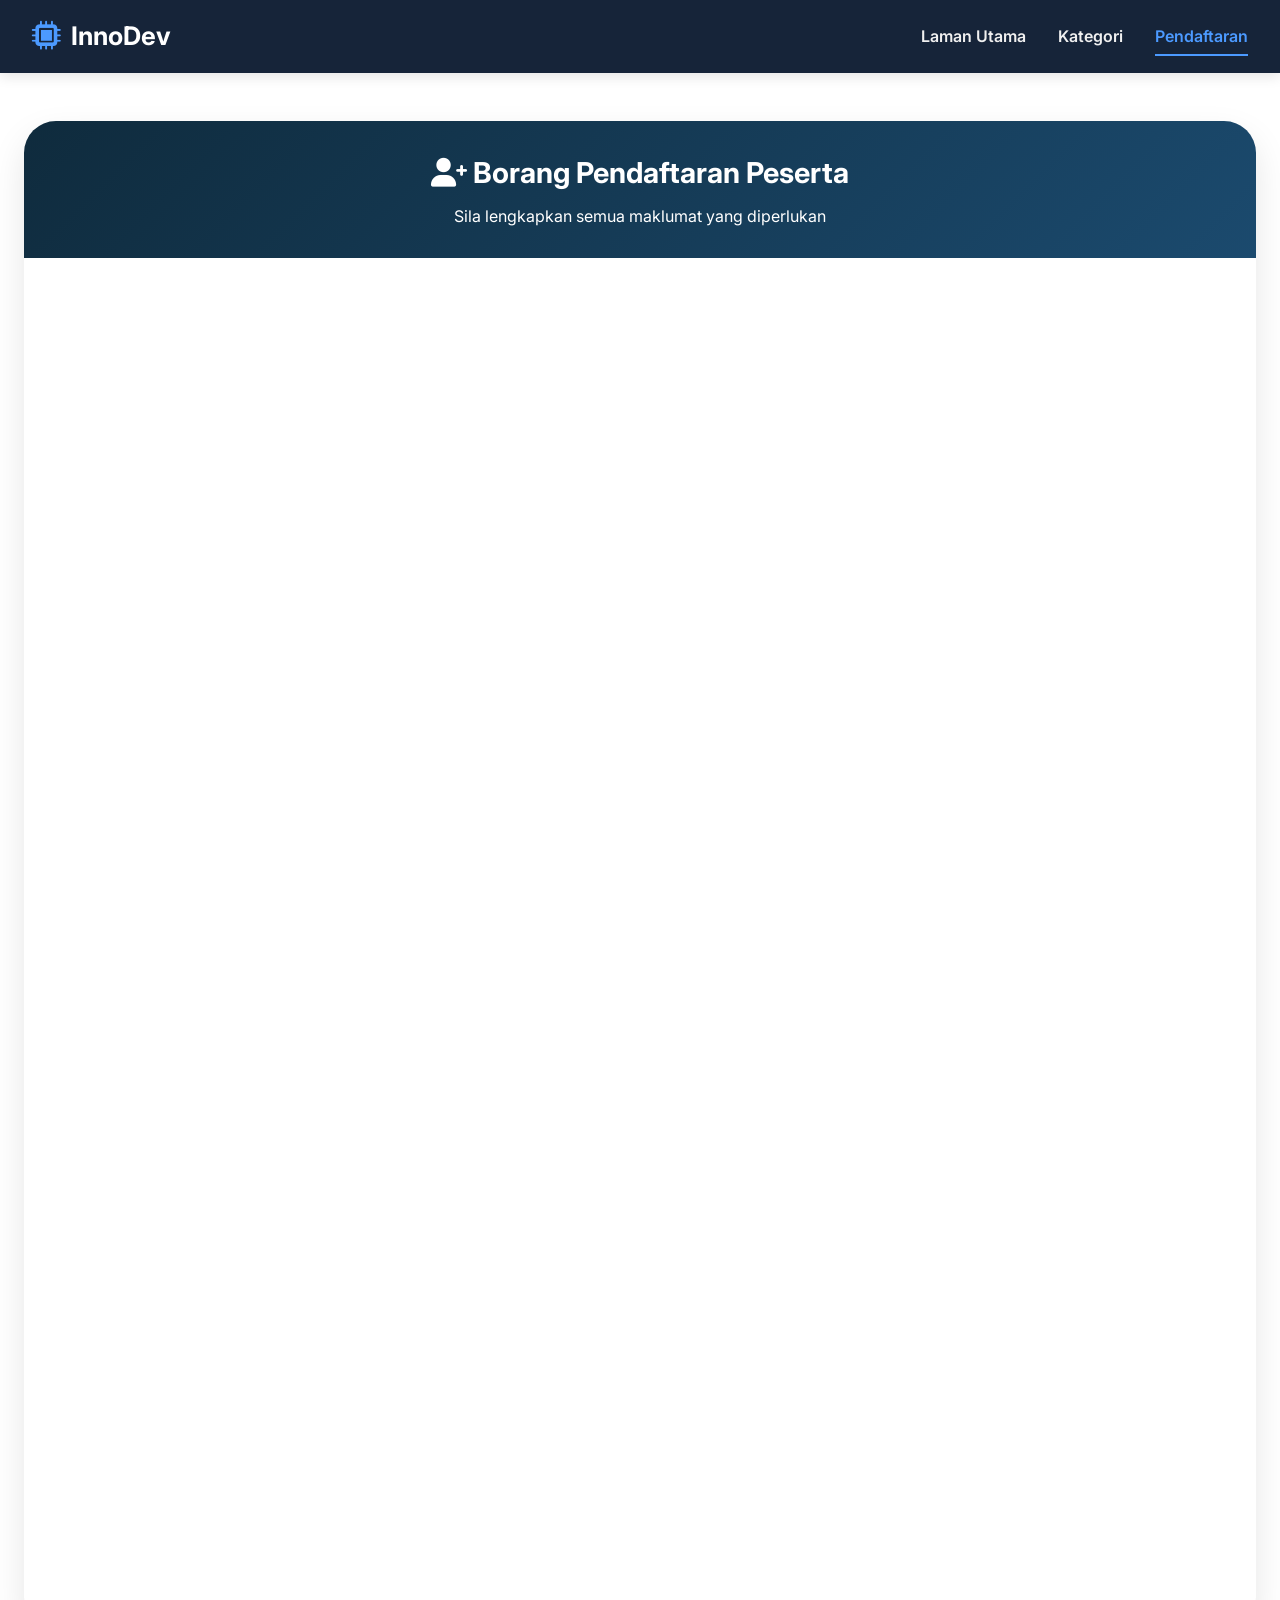
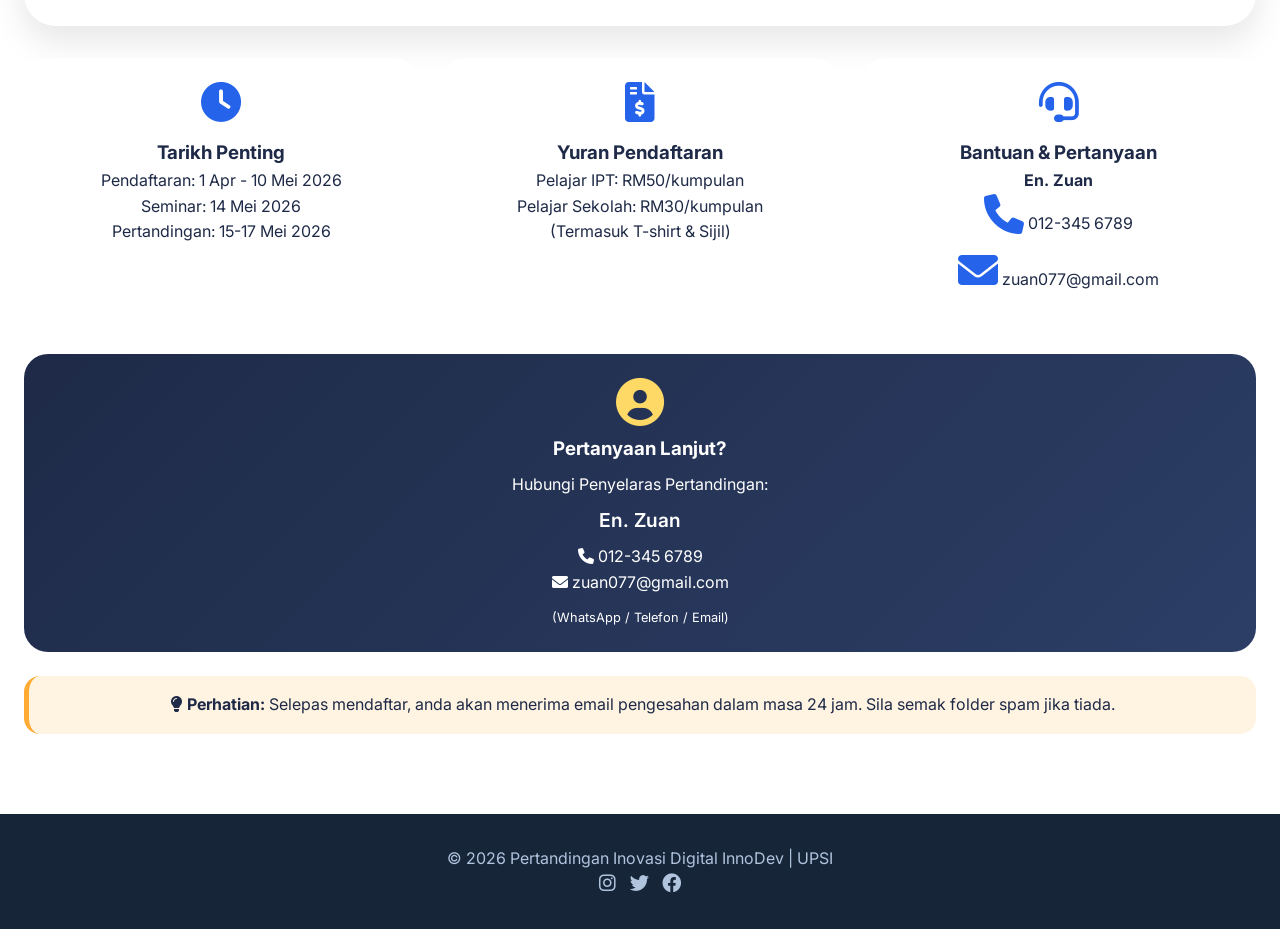
<file: daftar.html>
<!DOCTYPE html>
<html lang="ms">
<head>
    <meta charset="UTF-8">
    <meta name="viewport" content="width=device-width, initial-scale=1.0">
    <title>Pendaftaran | InnoDev 2026</title>
    <link rel="stylesheet" href="style.css">
    <link href="https://fonts.googleapis.com/css2?family=Inter:wght@300;400;600;700&display=swap" rel="stylesheet">
    <link rel="stylesheet" href="https://cdnjs.cloudflare.com/ajax/libs/font-awesome/6.0.0-beta3/css/all.min.css">
</head>
<body>

    <nav class="navbar">
        <div class="nav-container">
            <div class="logo">
                <i class="fas fa-microchip"></i>
                <span>InnoDev</span>
            </div>
            <ul class="nav-links">
                <li><a href="index.html">Laman Utama</a></li>
                <li><a href="kategori.html">Kategori</a></li>
                <li><a href="daftar.html" class="active">Pendaftaran</a></li>
            </ul>
            <div class="hamburger">
                <span></span>
                <span></span>
                <span></span>
            </div>
        </div>
    </nav>

    <main>
        <section class="daftar-section">
            <div class="container">
                <div class="form-container">
                    <div class="form-header">
                        <h2><i class="fas fa-user-plus"></i> Borang Pendaftaran Peserta</h2>
                        <p>Sila lengkapkan semua maklumat yang diperlukan</p>
                    </div>
                    <div class="form-embed-wrapper">
                        <iframe class="google-form-iframe" 
                            src="https://docs.google.com/forms/d/e/1FAIpQLScdlkq4_iUeVs3uIC7TVuunOfCUPGfjQRU1evwpNEHklO0zPQ/viewform?embedded=true" 
                            width="100%" 
                            height="1320" 
                            frameborder="0" 
                            marginheight="0" 
                            marginwidth="0">
                            Loading…
                        </iframe>
                    </div>
                </div>

                <div class="daftar-grafik">
                    <div class="daftar-info-card">
                        <i class="fas fa-clock"></i>
                        <h3>Tarikh Penting</h3>
                        <p>Pendaftaran: 1 Apr - 10 Mei 2026<br>Seminar: 14 Mei 2026<br>Pertandingan: 15-17 Mei 2026</p>
                    </div>
                    <div class="daftar-info-card">
                        <i class="fas fa-file-invoice-dollar"></i>
                        <h3>Yuran Pendaftaran</h3>
                        <p>Pelajar IPT: RM50/kumpulan<br>Pelajar Sekolah: RM30/kumpulan<br>(Termasuk T-shirt & Sijil)</p>
                    </div>
                    <div class="daftar-info-card">
                        <i class="fas fa-headset"></i>
                        <h3>Bantuan & Pertanyaan</h3>
                        <p><strong>En. Zuan</strong><br>
                        <i class="fas fa-phone"></i> 012-345 6789<br>
                        <i class="fas fa-envelope"></i> zuan077@gmail.com</p>
                    </div>
                </div>

                <!-- Contact Info En. Zuan - Additional Card -->
                <div class="contact-card" style="background: linear-gradient(135deg, #1e2a47, #2c3e66); border-radius: 24px; padding: 1.5rem; margin-top: 1.5rem; text-align: center; color: white;">
                    <i class="fas fa-user-circle" style="font-size: 3rem; color: #ffd966; margin-bottom: 0.5rem;"></i>
                    <h3 style="margin-bottom: 0.5rem;">Pertanyaan Lanjut?</h3>
                    <p>Hubungi Penyelaras Pertandingan:</p>
                    <p style="font-size: 1.2rem; font-weight: 600; margin: 0.5rem 0;">En. Zuan</p>
                    <p><i class="fas fa-phone"></i> 012-345 6789</p>
                    <p><i class="fas fa-envelope"></i> zuan077@gmail.com</p>
                    <p style="font-size: 0.8rem; margin-top: 0.8rem;">(WhatsApp / Telefon / Email)</p>
                </div>

                <div class="daftar-note" style="background: rgba(255, 243, 224, 0.95); border-left: 5px solid #ffaa33; border-radius: 16px; padding: 1rem; margin-top: 1.5rem; text-align: center;">
                    <i class="fas fa-lightbulb"></i> <strong>Perhatian:</strong> Selepas mendaftar, anda akan menerima email pengesahan dalam masa 24 jam. Sila semak folder spam jika tiada.
                </div>
            </div>
        </section>
    </main>

    <footer class="footer">
        <div class="container">
            <p>&copy; 2026 Pertandingan Inovasi Digital InnoDev | UPSI</p>
            <p><i class="fab fa-instagram"></i> <i class="fab fa-twitter"></i> <i class="fab fa-facebook"></i></p>
        </div>
    </footer>

    <script src="script.js"></script>
</body>
</html>
</file>
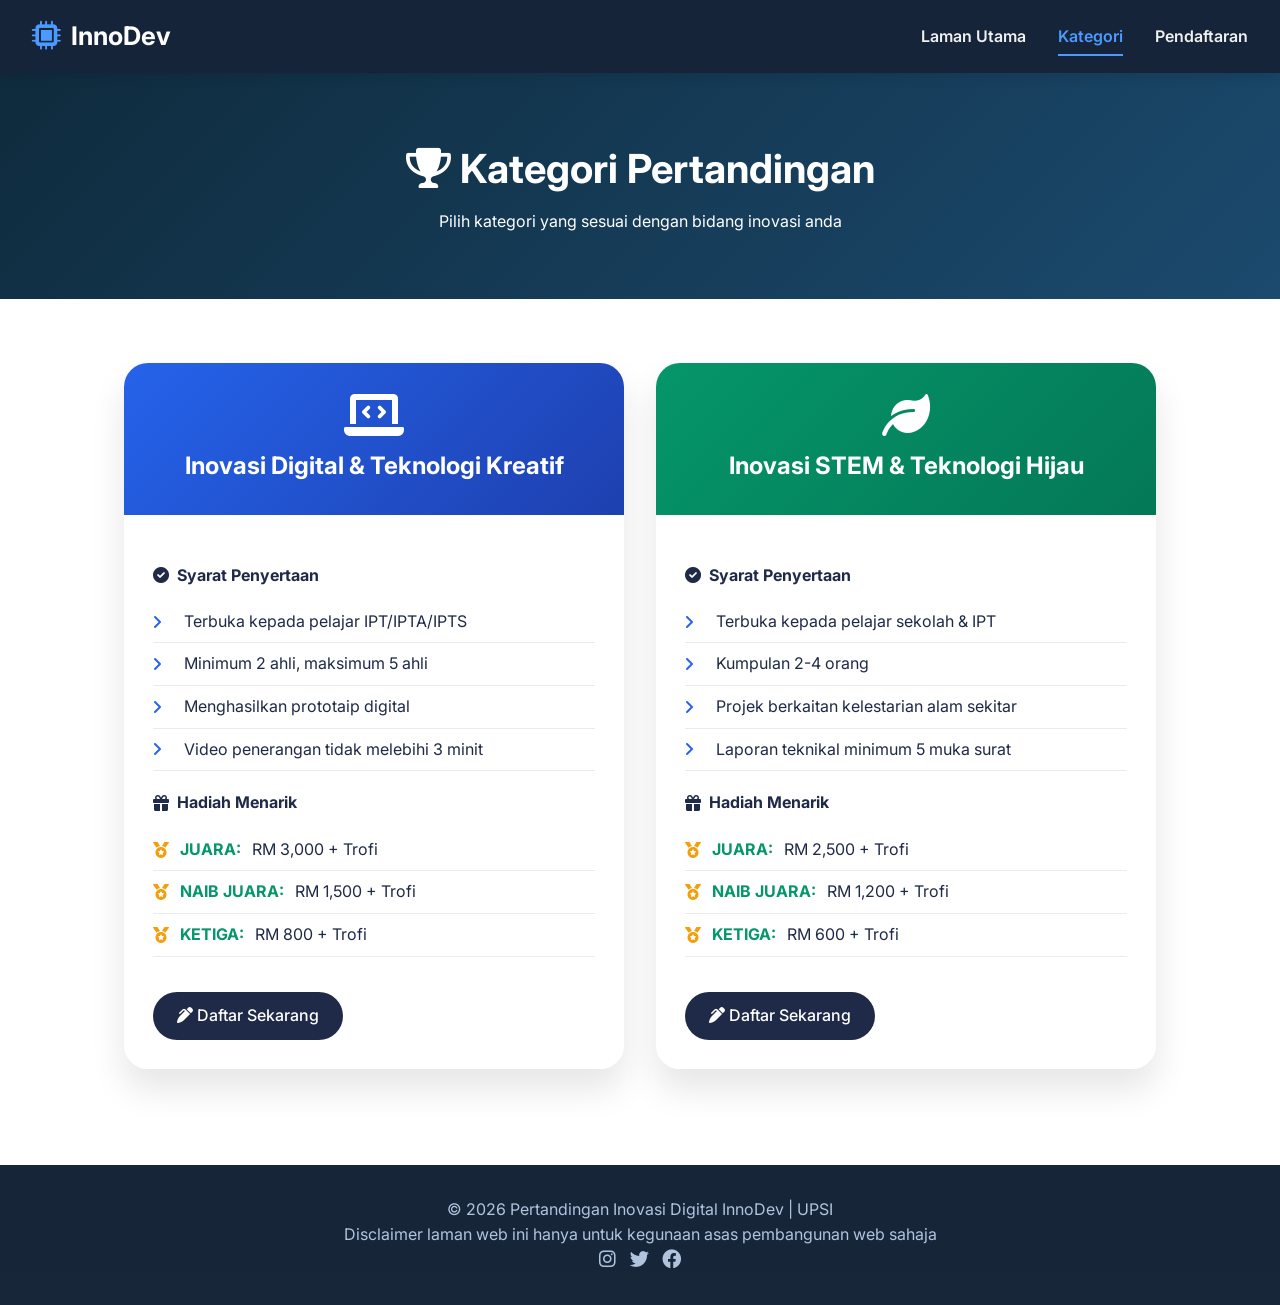
<file: kategori.html>
<!DOCTYPE html>
<html lang="ms">
<head>
    <meta charset="UTF-8">
    <meta name="viewport" content="width=device-width, initial-scale=1.0">
    <title>Kategori | InnoDev 2026</title>
    <link rel="stylesheet" href="style.css">
    <link href="https://fonts.googleapis.com/css2?family=Inter:wght@300;400;600;700&display=swap" rel="stylesheet">
    <link rel="stylesheet" href="https://cdnjs.cloudflare.com/ajax/libs/font-awesome/6.0.0-beta3/css/all.min.css">
</head>
<body>

    <nav class="navbar">
        <div class="nav-container">
            <div class="logo">
                <i class="fas fa-microchip"></i>
                <span>InnoDev</span>
            </div>
            <ul class="nav-links">
                <li><a href="index.html">Laman Utama</a></li>
                <li><a href="kategori.html" class="active">Kategori</a></li>
                <li><a href="daftar.html">Pendaftaran</a></li>
            </ul>
            <div class="hamburger">
                <span></span>
                <span></span>
                <span></span>
            </div>
        </div>
    </nav>

    <main>
        <section class="page-header">
            <div class="container">
                <h1><i class="fas fa-trophy"></i> Kategori Pertandingan</h1>
                <p>Pilih kategori yang sesuai dengan bidang inovasi anda</p>
            </div>
        </section>

        <section class="kategori-grid">
            <div class="grid-container">
                <div class="kategori-card">
                    <div class="card-header">
                        <i class="fas fa-laptop-code"></i>
                        <h2>Inovasi Digital & Teknologi Kreatif</h2>
                    </div>
                    <div class="card-body">
                        <div class="syarat-list">
                            <h4><i class="fas fa-check-circle"></i> Syarat Penyertaan</h4>
                            <ul>
                                <li><i class="fas fa-angle-right"></i> Terbuka kepada pelajar IPT/IPTA/IPTS</li>
                                <li><i class="fas fa-angle-right"></i> Minimum 2 ahli, maksimum 5 ahli</li>
                                <li><i class="fas fa-angle-right"></i> Menghasilkan prototaip digital</li>
                                <li><i class="fas fa-angle-right"></i> Video penerangan tidak melebihi 3 minit</li>
                            </ul>
                        </div>
                        <div class="hadiah-list">
                            <h4><i class="fas fa-gift"></i> Hadiah Menarik</h4>
                            <ul>
                                <li><i class="fas fa-medal"></i> <span class="hadiah-highlight">JUARA:</span> RM 3,000 + Trofi</li>
                                <li><i class="fas fa-medal"></i> <span class="hadiah-highlight">NAIB JUARA:</span> RM 1,500 + Trofi</li>
                                <li><i class="fas fa-medal"></i> <span class="hadiah-highlight">KETIGA:</span> RM 800 + Trofi</li>
                            </ul>
                        </div>
                        <a href="daftar.html" class="btn-kategori"><i class="fas fa-pen-alt"></i> Daftar Sekarang</a>
                    </div>
                </div>

                <div class="kategori-card">
                    <div class="card-header">
                        <i class="fas fa-leaf"></i>
                        <h2>Inovasi STEM & Teknologi Hijau</h2>
                    </div>
                    <div class="card-body">
                        <div class="syarat-list">
                            <h4><i class="fas fa-check-circle"></i> Syarat Penyertaan</h4>
                            <ul>
                                <li><i class="fas fa-angle-right"></i> Terbuka kepada pelajar sekolah & IPT</li>
                                <li><i class="fas fa-angle-right"></i> Kumpulan 2-4 orang</li>
                                <li><i class="fas fa-angle-right"></i> Projek berkaitan kelestarian alam sekitar</li>
                                <li><i class="fas fa-angle-right"></i> Laporan teknikal minimum 5 muka surat</li>
                            </ul>
                        </div>
                        <div class="hadiah-list">
                            <h4><i class="fas fa-gift"></i> Hadiah Menarik</h4>
                            <ul>
                                <li><i class="fas fa-medal"></i> <span class="hadiah-highlight">JUARA:</span> RM 2,500 + Trofi</li>
                                <li><i class="fas fa-medal"></i> <span class="hadiah-highlight">NAIB JUARA:</span> RM 1,200 + Trofi</li>
                                <li><i class="fas fa-medal"></i> <span class="hadiah-highlight">KETIGA:</span> RM 600 + Trofi</li>
                            </ul>
                        </div>
                        <a href="daftar.html" class="btn-kategori"><i class="fas fa-pen-alt"></i> Daftar Sekarang</a>
                    </div>
                </div>
            </div>
        </section>
    </main>

    <footer class="footer">
        <div class="container">
            <p>Disclaimer laman web ini hanya untuk kegunaan asas pembangunan web sahaja</p>
            <p>Disclaimer laman web ini hanya untuk kegunaan asas pembangunan web sahaja </p>
            <p><i class="fab fa-instagram"></i> <i class="fab fa-twitter"></i> <i class="fab fa-facebook"></i></p>
        </div>
    </footer>

    <script src="script.js"></script>
</body>
</html>
</file>
<file: style.css>
* {
    margin: 0;
    padding: 0;
    box-sizing: border-box;
}

body {
    font-family: 'Inter', sans-serif;
    color: #1e2a47;
    line-height: 1.6;
    /* ========== BACKGROUND IMAGE UNTUK SEMUA PAGE ========== */
    background-image: url('https://images.unsplash.com/photo-1517245386807-bb43f82c33c4?q=80&w=2070&auto=format');
    background-attachment: fixed;
    background-size: cover;
    background-position: center;
    background-repeat: no-repeat;
}

/* Supaya content nampak jelas di atas background */
main {
    background: rgba(255, 255, 255, 0.88);
    backdrop-filter: blur(2px);
}

.container {
    max-width: 1280px;
    margin: 0 auto;
    padding: 0 1.5rem;
}

/* ========================================
   NAVIGATION BAR
   ======================================== */
.navbar {
    background-color: rgba(10, 25, 47, 0.95);
    backdrop-filter: blur(8px);
    box-shadow: 0 4px 12px rgba(0,0,0,0.1);
    position: sticky;
    top: 0;
    z-index: 1000;
    padding: 1rem 0;
}

.nav-container {
    max-width: 1280px;
    margin: 0 auto;
    display: flex;
    justify-content: space-between;
    align-items: center;
    padding: 0 2rem;
}

.logo {
    display: flex;
    align-items: center;
    gap: 0.6rem;
    font-size: 1.6rem;
    font-weight: 700;
    color: white;
}

.logo i {
    font-size: 1.8rem;
    color: #4c9aff;
}

.nav-links {
    display: flex;
    list-style: none;
    gap: 2rem;
}

.nav-links li a {
    text-decoration: none;
    font-weight: 600;
    color: #f0f0f0;
    transition: color 0.3s;
    padding: 0.5rem 0;
}

.nav-links li a:hover,
.nav-links li a.active {
    color: #4c9aff;
    border-bottom: 2px solid #4c9aff;
}

.hamburger {
    display: none;
    flex-direction: column;
    cursor: pointer;
}

.hamburger span {
    width: 28px;
    height: 3px;
    background: white;
    margin: 4px 0;
    border-radius: 4px;
}

/* ========================================
   HERO SECTION (Home Page)
   ======================================== */
.hero-section {
    position: relative;
    background-image: url('https://images.unsplash.com/photo-1522071820081-009f0129c71c?q=80&w=2070&auto=format&fit=crop');
    background-size: cover;
    background-position: center;
    min-height: 85vh;
    display: flex;
    align-items: center;
    justify-content: center;
    text-align: center;
}

.hero-section::before {
    content: "";
    position: absolute;
    top: 0;
    left: 0;
    width: 100%;
    height: 100%;
    background: inherit;
    filter: blur(10px) brightness(0.6);
    transform: scale(1.05);
    z-index: 0;
}

.hero-overlay {
    position: absolute;
    top: 0;
    left: 0;
    width: 100%;
    height: 100%;
    background: rgba(0, 0, 0, 0.55);
    z-index: 1;
}

.hero-content {
    position: relative;
    z-index: 2;
    color: white;
    max-width: 900px;
    padding: 2rem;
}

.hero-content h1 {
    font-size: 3rem;
    font-weight: 800;
    margin-bottom: 1rem;
}

.highlight {
    color: #ffd966;
    border-bottom: 3px solid #ffaa33;
}

.tagline {
    font-size: 1.3rem;
    margin-bottom: 2rem;
}

.event-details {
    display: flex;
    flex-wrap: wrap;
    justify-content: center;
    gap: 2rem;
    margin-top: 2rem;
}

.detail-card {
    background: rgba(255,255,255,0.15);
    backdrop-filter: blur(4px);
    padding: 1rem 1.6rem;
    border-radius: 32px;
    display: flex;
    align-items: center;
    gap: 1rem;
    border: 1px solid rgba(255,255,255,0.3);
}

.detail-card i {
    font-size: 1.8rem;
    color: #ffd966;
}

.detail-card div {
    display: flex;
    flex-direction: column;
    text-align: left;
}

.detail-card strong {
    font-size: 0.9rem;
    font-weight: 600;
}

.detail-card span {
    font-size: 0.9rem;
}

/* ========================================
   STATS SECTION (Countdown + Counter)
   ======================================== */
.stats-section {
    padding: 3rem 1rem;
}

.countdown-wrapper {
    display: flex;
    flex-wrap: wrap;
    gap: 2rem;
    justify-content: center;
}

.countdown-card, .participant-card {
    flex: 1;
    min-width: 280px;
    background: rgba(255, 255, 255, 0.95);
    border-radius: 32px;
    padding: 1.8rem;
    text-align: center;
    box-shadow: 0 12px 28px rgba(0,0,0,0.08);
}

.countdown-card h3, .participant-card h3 {
    font-size: 1.5rem;
    margin-bottom: 1.2rem;
    color: #1e2a47;
}

.countdown-timer {
    display: flex;
    justify-content: center;
    gap: 1rem;
    flex-wrap: wrap;
}

.time-box {
    background: #102a4e;
    color: white;
    padding: 1rem;
    border-radius: 20px;
    min-width: 70px;
    text-align: center;
}

.time-box span {
    font-size: 2rem;
    font-weight: 800;
    display: block;
}

.time-box label {
    font-size: 0.7rem;
    text-transform: uppercase;
}

.counter-number {
    font-size: 4rem;
    font-weight: 800;
    color: #2c7da0;
    background: #eef2fa;
    display: inline-block;
    padding: 0.2rem 1.5rem;
    border-radius: 60px;
    margin: 0.5rem 0;
}

.counter-note {
    font-size: 0.8rem;
    color: #6c757d;
}

.refresh-info {
    margin-top: 1rem;
    font-size: 0.8rem;
    background: #e9ecef;
    display: inline-block;
    padding: 0.4rem 1rem;
    border-radius: 50px;
}

/* ========================================
   MAP SECTION
   ======================================== */
.map-section {
    padding: 3rem 0;
}

.section-card {
    background: rgba(255, 255, 255, 0.95);
    border-radius: 28px;
    padding: 1.5rem;
    box-shadow: 0 6px 18px rgba(0,0,0,0.05);
}

.section-card h3 {
    font-size: 1.5rem;
    margin-bottom: 1rem;
    color: #1e2a47;
    border-left: 5px solid #4c9aff;
    padding-left: 1rem;
}

.map-container {
    border-radius: 20px;
    overflow: hidden;
}

.map-caption {
    font-size: 0.85rem;
    margin-top: 0.8rem;
    color: #6c757d;
}

/* ========================================
   GALLERY SECTION (Horizontal Images)
   ======================================== */
.gallery-section {
    padding: 3rem 0;
}

.gallery-section h3 {
    font-size: 1.8rem;
    margin-bottom: 2rem;
    text-align: center;
    color: #1e2a47;
}

.image-row {
    display: flex;
    flex-wrap: wrap;
    gap: 1.5rem;
    justify-content: center;
}

.image-card {
    flex: 1;
    min-width: 200px;
    max-width: 280px;
    background: rgba(255, 255, 255, 0.95);
    border-radius: 20px;
    overflow: hidden;
    box-shadow: 0 8px 20px rgba(0,0,0,0.1);
    transition: transform 0.3s;
}

.image-card:hover {
    transform: translateY(-5px);
}

.image-card img {
    width: 100%;
    height: 200px;
    object-fit: cover;
}

.image-card p {
    padding: 0.8rem;
    text-align: center;
    font-weight: 600;
    color: #1e2a47;
}

/* ========================================
   KATEGORI PAGE STYLES
   ======================================== */
.page-header {
    background: linear-gradient(135deg, #0f2b3d, #1b4a6e);
    color: white;
    padding: 4rem 0;
    text-align: center;
}

.page-header h1 {
    font-size: 2.5rem;
    margin-bottom: 0.5rem;
}

.kategori-grid {
    padding: 4rem 0;
}

.grid-container {
    display: flex;
    flex-wrap: wrap;
    gap: 2rem;
    justify-content: center;
    max-width: 1280px;
    margin: 0 auto;
    padding: 0 1.5rem;
}

.kategori-card {
    background: rgba(255, 255, 255, 0.95);
    border-radius: 24px;
    overflow: hidden;
    flex: 1;
    min-width: 300px;
    max-width: 500px;
    box-shadow: 0 20px 35px rgba(0,0,0,0.1);
    transition: transform 0.3s;
}

.kategori-card:hover {
    transform: translateY(-8px);
}

.card-header {
    padding: 1.8rem;
    text-align: center;
    color: white;
}

.kategori-card:nth-child(1) .card-header {
    background: linear-gradient(135deg, #2563eb, #1e40af);
}

.kategori-card:nth-child(2) .card-header {
    background: linear-gradient(135deg, #059669, #047857);
}

.card-header i {
    font-size: 3rem;
    margin-bottom: 0.5rem;
}

.card-header h2 {
    font-size: 1.5rem;
}

.card-body {
    padding: 1.8rem;
}

.syarat-list, .hadiah-list {
    margin: 1.2rem 0;
}

.syarat-list h4, .hadiah-list h4 {
    color: #1e2a47;
    margin-bottom: 0.8rem;
    display: flex;
    align-items: center;
    gap: 0.5rem;
}

.syarat-list ul, .hadiah-list ul {
    list-style: none;
    padding-left: 0;
}

.syarat-list li, .hadiah-list li {
    padding: 0.5rem 0;
    border-bottom: 1px solid #e9ecef;
    display: flex;
    align-items: center;
    gap: 0.7rem;
}

.syarat-list li i {
    color: #2563eb;
    width: 20px;
}

.hadiah-list li i {
    color: #f59e0b;
}

.hadiah-highlight {
    font-weight: 700;
    color: #059669;
}

.btn-kategori {
    display: inline-block;
    background: #1e2a47;
    color: white;
    padding: 0.7rem 1.5rem;
    border-radius: 40px;
    text-decoration: none;
    margin-top: 1rem;
    font-weight: 500;
    transition: background 0.3s;
}

.btn-kategori:hover {
    background: #2c3e66;
}

/* ========================================
   DAFTAR PAGE STYLES
   ======================================== */
.daftar-section {
    padding: 3rem 0;
}

.form-container {
    background: rgba(255, 255, 255, 0.95);
    border-radius: 32px;
    box-shadow: 0 15px 35px rgba(0,0,0,0.1);
    overflow: hidden;
}

.form-header {
    background: linear-gradient(135deg, #0f2b3d, #1b4a6e);
    padding: 1.8rem;
    text-align: center;
    color: white;
}

.form-header h2 {
    font-size: 1.8rem;
    margin-bottom: 0.5rem;
}

.form-embed-wrapper {
    padding: 1.5rem;
    display: flex;
    justify-content: center;
}

.google-form-iframe {
    width: 100%;
    max-width: 800px;
    height: 1320px;
    border: none;
    border-radius: 16px;
}

.daftar-grafik {
    display: flex;
    flex-wrap: wrap;
    gap: 1.5rem;
    justify-content: center;
    margin-top: 2rem;
}

.daftar-info-card {
    background: rgba(255, 255, 255, 0.95);
    border-radius: 24px;
    padding: 1.5rem;
    text-align: center;
    flex: 1;
    min-width: 200px;
}

.daftar-info-card i {
    font-size: 2.5rem;
    color: #2563eb;
    margin-bottom: 1rem;
}

.daftar-note {
    background: rgba(255, 243, 224, 0.95);
    border-left: 5px solid #ffaa33;
    border-radius: 16px;
    padding: 1rem;
    margin-top: 1.5rem;
    text-align: center;
}

/* ========================================
   FOOTER
   ======================================== */
.footer {
    background: rgba(11, 26, 46, 0.95);
    color: #b0c4de;
    text-align: center;
    padding: 2rem;
    margin-top: 2rem;
}

.footer i {
    margin: 0 0.3rem;
    font-size: 1.2rem;
}

/* ========================================
   RESPONSIVE DESIGN
   ======================================== */
@media (max-width: 768px) {
    .nav-links {
        position: fixed;
        top: 70px;
        left: -100%;
        width: 100%;
        height: calc(100vh - 70px);
        background: rgba(15, 26, 44, 0.95);
        backdrop-filter: blur(12px);
        flex-direction: column;
        align-items: center;
        justify-content: center;
        gap: 2rem;
        transition: left 0.3s;
    }
    
    .nav-links.active {
        left: 0;
    }
    
    .hamburger {
        display: flex;
    }
    
    .hero-content h1 {
        font-size: 1.8rem;
    }
    
    .tagline {
        font-size: 1rem;
    }
    
    .event-details {
        flex-direction: column;
        align-items: center;
    }
    
    .time-box span {
        font-size: 1.5rem;
    }
    
    .time-box {
        min-width: 60px;
    }
    
    .counter-number {
        font-size: 3rem;
    }
    
    .image-row {
        flex-direction: column;
        align-items: center;
    }
    
    .image-card {
        max-width: 100%;
    }
    
    .grid-container {
        flex-direction: column;
        align-items: center;
    }
    
    .kategori-card {
        max-width: 100%;
    }
    
    .google-form-iframe {
        height: 1000px;
    }
}
</file>
